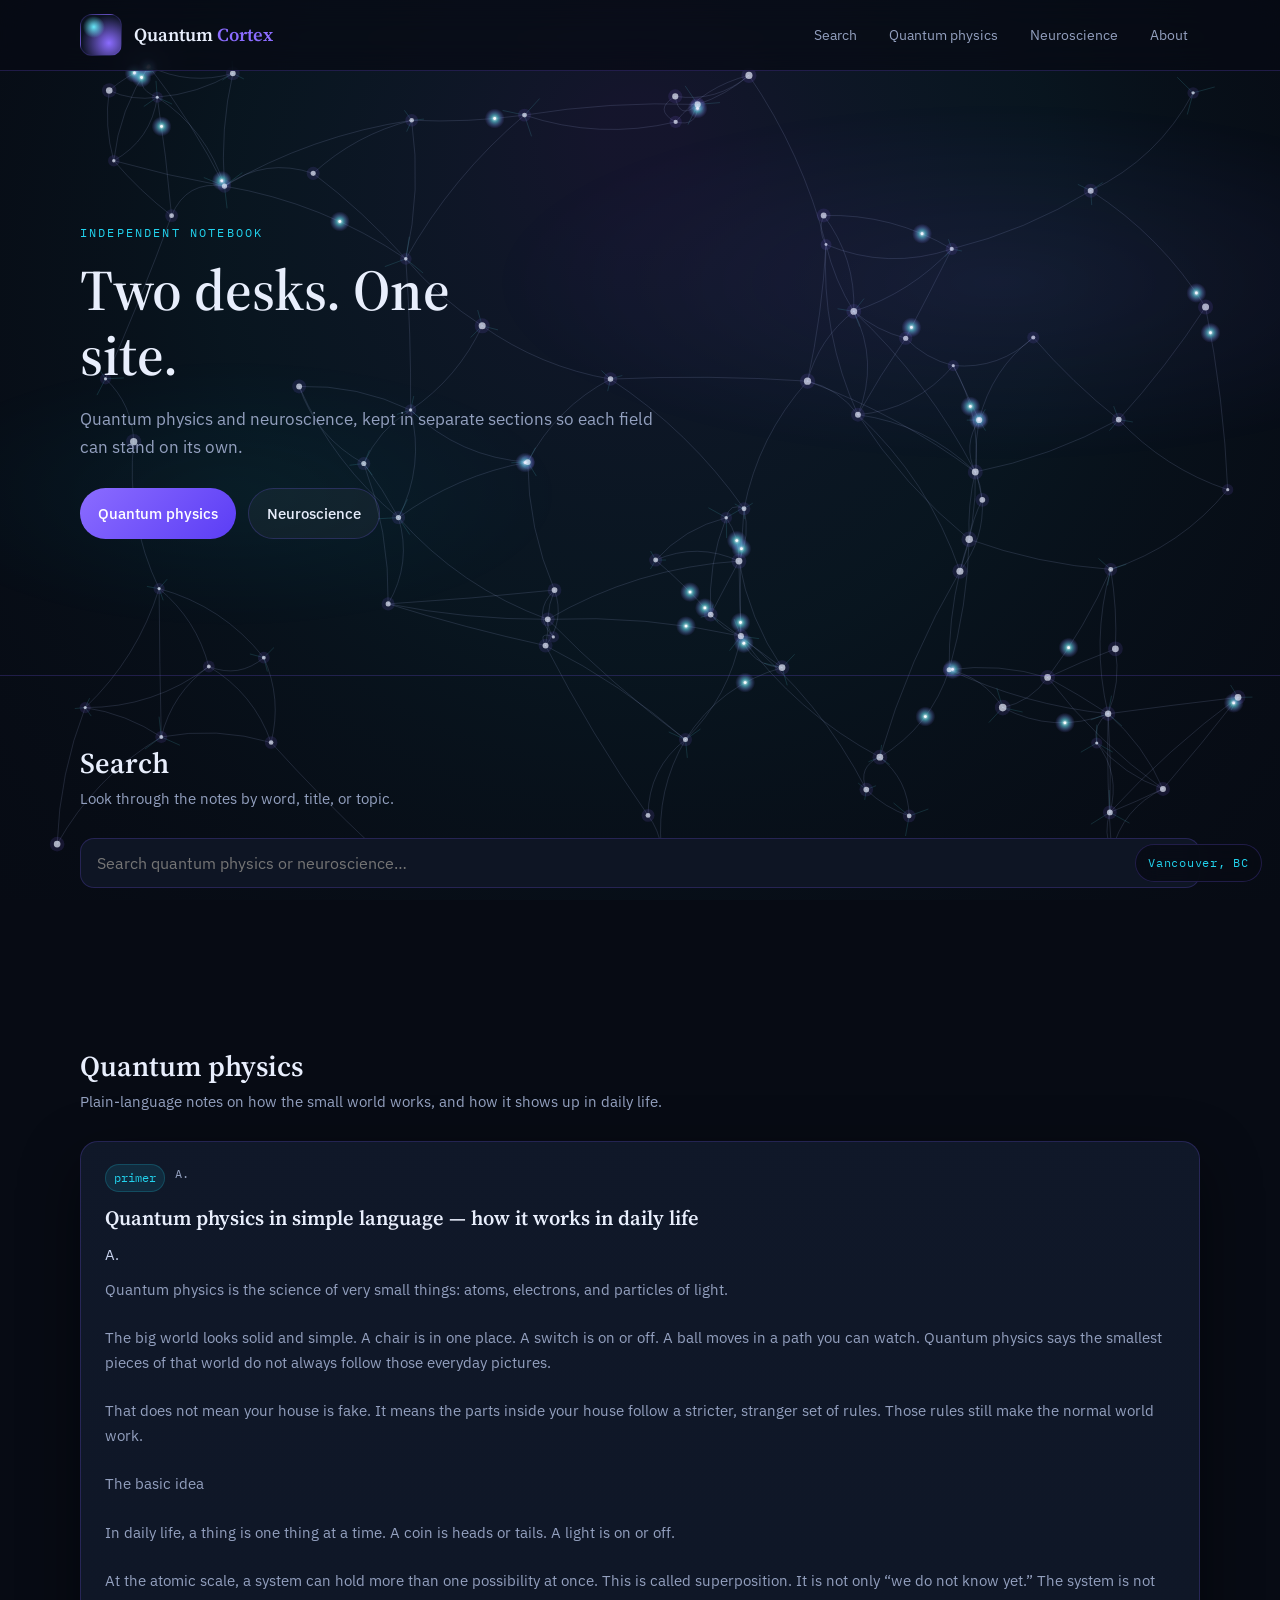
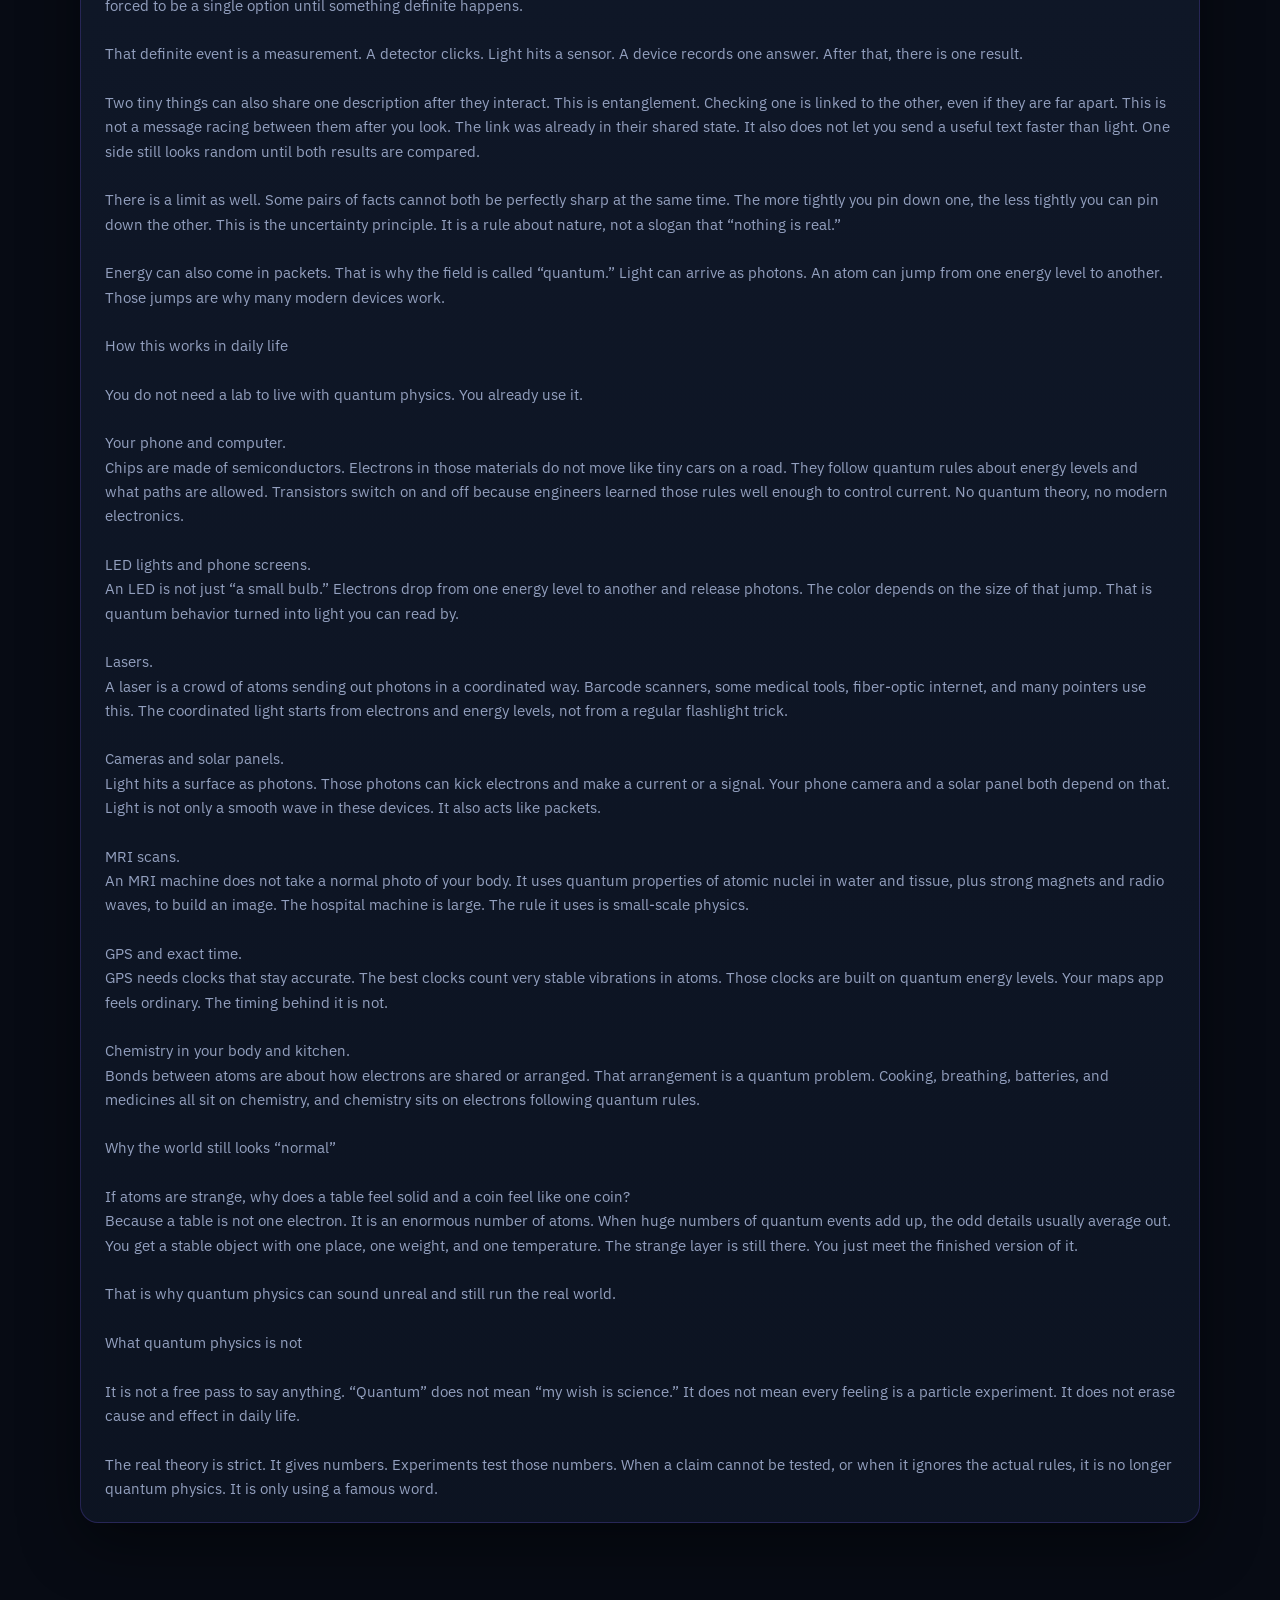
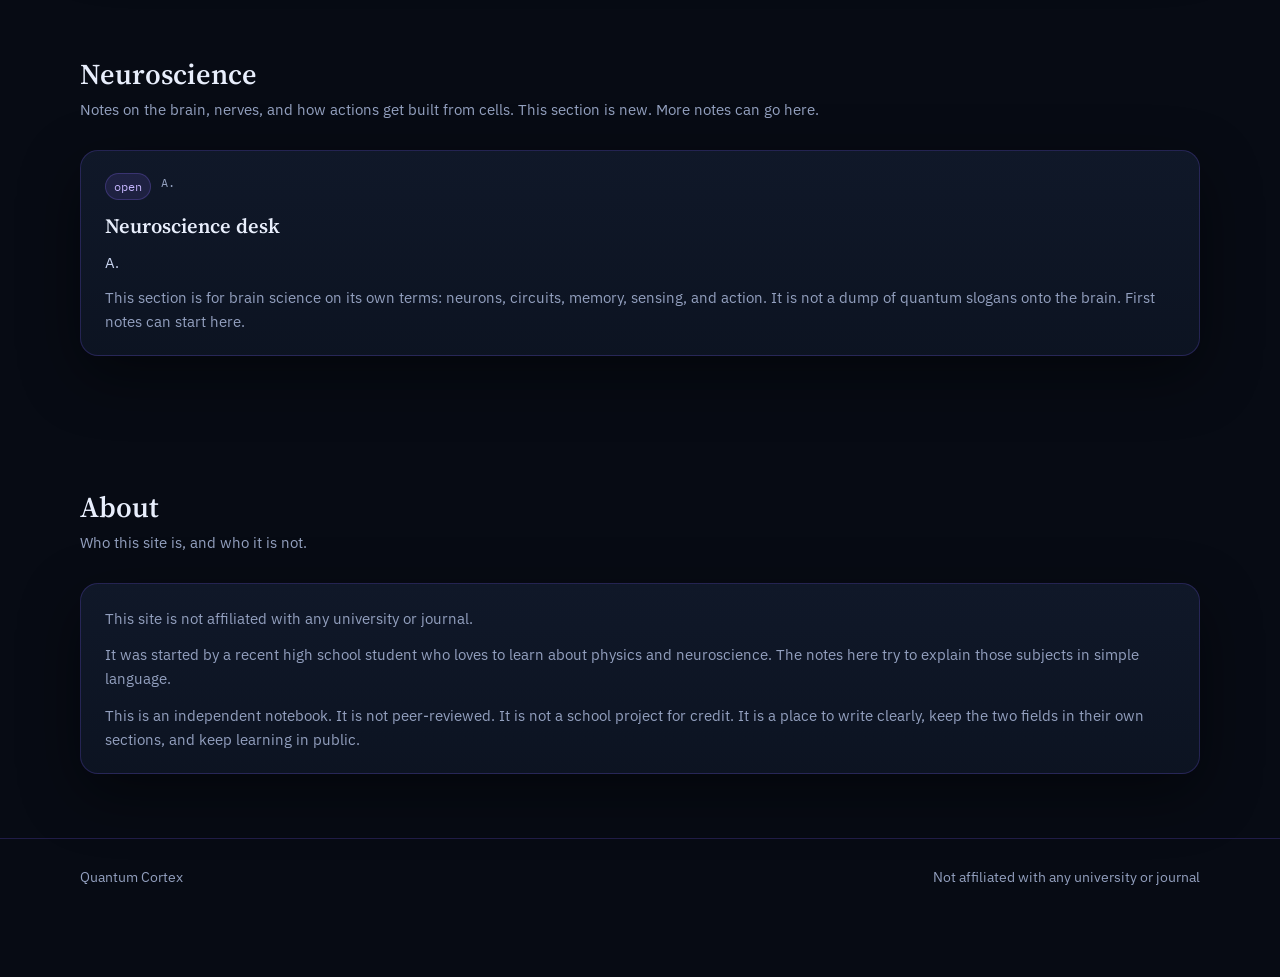
<file: index.html>
<!DOCTYPE html>
<html lang="en">
<head>
  <meta charset="UTF-8" />
  <meta name="viewport" content="width=device-width, initial-scale=1.0" />
  <title>Quantum Cortex — Research</title>
  <meta name="description" content="Simple notes on quantum physics and neuroscience. Not affiliated with any university or journal." />
  <link rel="icon" href="data:image/svg+xml,%3Csvg xmlns='http://www.w3.org/2000/svg' viewBox='0 0 64 64'%3E%3Crect fill='%23070b14' width='64' height='64' rx='12'/%3E%3Ccircle cx='32' cy='32' r='14' fill='none' stroke='%238b6cff' stroke-width='2'/%3E%3Ccircle cx='32' cy='32' r='4' fill='%2322d3ee'/%3E%3C/svg%3E" />
  <link rel="preconnect" href="https://fonts.googleapis.com" />
  <link rel="preconnect" href="https://fonts.gstatic.com" crossorigin />
  <link href="https://fonts.googleapis.com/css2?family=IBM+Plex+Mono:wght@400;500&family=IBM+Plex+Sans:wght@400;500;600&family=Source+Serif+4:opsz,wght@8..60,500;8..60,600;8..60,700&display=swap" rel="stylesheet" />
  <link rel="stylesheet" href="css/styles.css?v=9" />
</head>
<body>
  <canvas id="neural-field" aria-hidden="true"></canvas>

  <header class="nav">
    <div class="wrap nav-inner">
      <a class="brand" href="#top">
        <span class="brand-mark" aria-hidden="true"></span>
        <div class="brand-name">Quantum <span>Cortex</span></div>
      </a>
      <nav class="nav-links">
        <a href="#search">Search</a>
        <a href="#quantum-physics">Quantum physics</a>
        <a href="#neuroscience">Neuroscience</a>
        <a href="#about">About</a>
      </nav>
    </div>
  </header>

  <main id="top">
    <section class="hero">
      <div class="hero-bg" aria-hidden="true"></div>
      <div class="wrap hero-inner">
        <p class="kicker">Independent notebook</p>
        <h1>Two desks. One site.</h1>
        <p class="lede">Quantum physics and neuroscience, kept in separate sections so each field can stand on its own.</p>
        <div class="hero-actions">
          <a class="btn btn-primary" href="#quantum-physics">Quantum physics</a>
          <a class="btn btn-ghost" href="#neuroscience">Neuroscience</a>
        </div>
      </div>
    </section>

    <section id="search">
      <div class="wrap">
        <div class="section-head">
          <div>
            <h2>Search</h2>
            <p>Look through the notes by word, title, or topic.</p>
          </div>
        </div>
        <input class="search" id="site-search" type="search" placeholder="Search quantum physics or neuroscience…" />
        <p class="search-status" id="search-status"></p>
      </div>
    </section>

    <section id="quantum-physics">
      <div class="wrap">
        <div class="section-head">
          <div>
            <h2>Quantum physics</h2>
            <p>Plain-language notes on how the small world works, and how it shows up in daily life.</p>
          </div>
        </div>
        <article class="card long-note note">
          <div class="card-meta"><span class="tag">primer</span><span>A.</span></div>
          <h3>Quantum physics in simple language — how it works in daily life</h3>
          <div class="authors">A.</div>
          <div class="abstract" style="white-space:pre-wrap">Quantum physics is the science of very small things: atoms, electrons, and particles of light.

The big world looks solid and simple. A chair is in one place. A switch is on or off. A ball moves in a path you can watch. Quantum physics says the smallest pieces of that world do not always follow those everyday pictures.

That does not mean your house is fake. It means the parts inside your house follow a stricter, stranger set of rules. Those rules still make the normal world work.

The basic idea

In daily life, a thing is one thing at a time. A coin is heads or tails. A light is on or off.

At the atomic scale, a system can hold more than one possibility at once. This is called superposition. It is not only “we do not know yet.” The system is not forced to be a single option until something definite happens.

That definite event is a measurement. A detector clicks. Light hits a sensor. A device records one answer. After that, there is one result.

Two tiny things can also share one description after they interact. This is entanglement. Checking one is linked to the other, even if they are far apart. This is not a message racing between them after you look. The link was already in their shared state. It also does not let you send a useful text faster than light. One side still looks random until both results are compared.

There is a limit as well. Some pairs of facts cannot both be perfectly sharp at the same time. The more tightly you pin down one, the less tightly you can pin down the other. This is the uncertainty principle. It is a rule about nature, not a slogan that “nothing is real.”

Energy can also come in packets. That is why the field is called “quantum.” Light can arrive as photons. An atom can jump from one energy level to another. Those jumps are why many modern devices work.

How this works in daily life

You do not need a lab to live with quantum physics. You already use it.

Your phone and computer.
Chips are made of semiconductors. Electrons in those materials do not move like tiny cars on a road. They follow quantum rules about energy levels and what paths are allowed. Transistors switch on and off because engineers learned those rules well enough to control current. No quantum theory, no modern electronics.

LED lights and phone screens.
An LED is not just “a small bulb.” Electrons drop from one energy level to another and release photons. The color depends on the size of that jump. That is quantum behavior turned into light you can read by.

Lasers.
A laser is a crowd of atoms sending out photons in a coordinated way. Barcode scanners, some medical tools, fiber-optic internet, and many pointers use this. The coordinated light starts from electrons and energy levels, not from a regular flashlight trick.

Cameras and solar panels.
Light hits a surface as photons. Those photons can kick electrons and make a current or a signal. Your phone camera and a solar panel both depend on that. Light is not only a smooth wave in these devices. It also acts like packets.

MRI scans.
An MRI machine does not take a normal photo of your body. It uses quantum properties of atomic nuclei in water and tissue, plus strong magnets and radio waves, to build an image. The hospital machine is large. The rule it uses is small-scale physics.

GPS and exact time.
GPS needs clocks that stay accurate. The best clocks count very stable vibrations in atoms. Those clocks are built on quantum energy levels. Your maps app feels ordinary. The timing behind it is not.

Chemistry in your body and kitchen.
Bonds between atoms are about how electrons are shared or arranged. That arrangement is a quantum problem. Cooking, breathing, batteries, and medicines all sit on chemistry, and chemistry sits on electrons following quantum rules.

Why the world still looks “normal”

If atoms are strange, why does a table feel solid and a coin feel like one coin?
Because a table is not one electron. It is an enormous number of atoms. When huge numbers of quantum events add up, the odd details usually average out. You get a stable object with one place, one weight, and one temperature. The strange layer is still there. You just meet the finished version of it.

That is why quantum physics can sound unreal and still run the real world.

What quantum physics is not

It is not a free pass to say anything. “Quantum” does not mean “my wish is science.” It does not mean every feeling is a particle experiment. It does not erase cause and effect in daily life.

The real theory is strict. It gives numbers. Experiments test those numbers. When a claim cannot be tested, or when it ignores the actual rules, it is no longer quantum physics. It is only using a famous word.</div>
        </article>
      </div>
    </section>

    <section id="neuroscience">
      <div class="wrap">
        <div class="section-head">
          <div>
            <h2>Neuroscience</h2>
            <p>Notes on the brain, nerves, and how actions get built from cells. This section is new. More notes can go here.</p>
          </div>
        </div>
        <article class="card note">
          <div class="card-meta"><span class="tag violet">open</span><span>A.</span></div>
          <h3>Neuroscience desk</h3>
          <div class="authors">A.</div>
          <p class="abstract">This section is for brain science on its own terms: neurons, circuits, memory, sensing, and action. It is not a dump of quantum slogans onto the brain. First notes can start here.</p>
        </article>
      </div>
    </section>

    <section id="about">
      <div class="wrap">
        <div class="section-head">
          <div>
            <h2>About</h2>
            <p>Who this site is, and who it is not.</p>
          </div>
        </div>
        <article class="card">
          <p class="abstract">This site is not affiliated with any university or journal.</p>
          <p class="abstract" style="margin-top:12px">It was started by a recent high school student who loves to learn about physics and neuroscience. The notes here try to explain those subjects in simple language.</p>
          <p class="abstract" style="margin-top:12px">This is an independent notebook. It is not peer-reviewed. It is not a school project for credit. It is a place to write clearly, keep the two fields in their own sections, and keep learning in public.</p>
        </article>
      </div>
    </section>
  </main>

  <footer>
    <div class="wrap foot-row">
      <div>Quantum Cortex</div>
      <div>Not affiliated with any university or journal</div>
    </div>
  </footer>

  <div class="live-clock">Vancouver, BC</div>

  <script src="js/neural-field.js?v=9"></script>
  <script>
    (function () {
      var input = document.getElementById("site-search");
      var status = document.getElementById("search-status");
      var notes = document.querySelectorAll(".note");
      input.addEventListener("input", function () {
        var q = input.value.toLowerCase().trim();
        var shown = 0;
        notes.forEach(function (note) {
          var hit = !q || note.textContent.toLowerCase().indexOf(q) !== -1;
          note.style.display = hit ? "" : "none";
          if (hit) shown += 1;
        });
        status.textContent = q ? (shown + " note" + (shown === 1 ? "" : "s") + " match") : "";
      });
    })();
  </script>
</body>
</html>
</file>
<file: css/styles.css>
:root {
  --bg: #070b14;
  --bg-elev: #0e1524;
  --bg-card: #121a2c;
  --line: rgba(124, 92, 252, 0.22);
  --violet: #8b6cff;
  --cyan: #22d3ee;
  --pink: #f472b6;
  --text: #e8eefc;
  --muted: #93a0bf;
  --danger: #fb7185;
  --ok: #34d399;
  --shadow: 0 20px 60px rgba(0, 0, 0, 0.45);
  --radius: 18px;
  --font: "Source Serif 4", Georgia, serif;
  --sans: "IBM Plex Sans", system-ui, sans-serif;
  --mono: "IBM Plex Mono", ui-monospace, monospace;
}

* { box-sizing: border-box; margin: 0; padding: 0; }
html { scroll-behavior: smooth; }
body {
  font-family: var(--sans);
  background: var(--bg);
  color: var(--text);
  line-height: 1.6;
  min-height: 100vh;
}

#neural-field {
  position: fixed;
  inset: 0;
  z-index: -2;
  width: 100%;
  height: 100%;
  pointer-events: none;
  display: block;
}

a { color: var(--cyan); text-decoration: none; }
a:hover { text-decoration: underline; }

.wrap { width: min(1120px, calc(100% - 40px)); margin: 0 auto; }

header.nav {
  position: sticky;
  top: 0;
  z-index: 40;
  backdrop-filter: blur(16px);
  background: rgba(7, 11, 20, 0.72);
  border-bottom: 1px solid var(--line);
}
.nav-inner {
  display: flex;
  align-items: center;
  justify-content: space-between;
  padding: 14px 0;
  gap: 16px;
}
.brand {
  display: flex;
  align-items: center;
  gap: 12px;
  color: var(--text);
  text-decoration: none;
}
.brand-mark {
  width: 42px;
  height: 42px;
  border-radius: 12px;
  border: 1px solid var(--line);
  background:
    radial-gradient(circle at 32% 30%, #67e8f9, transparent 28%),
    radial-gradient(circle at 70% 70%, #8b6cff, #0b1220 70%);
}
.brand-name {
  font-family: var(--font);
  font-weight: 600;
  font-size: 1.15rem;
}
.brand-name span { color: var(--violet); }
.nav-links { display: flex; gap: 8px; flex-wrap: wrap; }
.nav-links a {
  font-size: 0.88rem;
  color: var(--muted);
  padding: 8px 12px;
  border-radius: 999px;
}
.nav-links a:hover { color: var(--text); background: rgba(139,108,255,.12); text-decoration: none; }

.hero {
  position: relative;
  overflow: hidden;
  border-bottom: 1px solid var(--line);
}
.hero-bg {
  position: absolute;
  inset: 0;
  background:
    radial-gradient(900px 320px at 78% 35%, rgba(139,108,255,.28), transparent 58%),
    radial-gradient(640px 260px at 18% 70%, rgba(34,211,238,.16), transparent 55%);
  opacity: 0.32;
  z-index: 0;
}
.hero-inner {
  position: relative;
  z-index: 1;
  padding: 88px 0 72px;
}
.kicker {
  font-family: var(--mono);
  font-size: 0.75rem;
  letter-spacing: 0.18em;
  text-transform: uppercase;
  color: var(--cyan);
  margin-bottom: 16px;
}
.hero h1 {
  font-family: var(--font);
  font-size: clamp(2.2rem, 5vw, 3.6rem);
  line-height: 1.12;
  font-weight: 600;
  max-width: 16ch;
  margin-bottom: 18px;
}
.hero p.lede {
  max-width: 58ch;
  color: var(--muted);
  font-size: 1.08rem;
  margin-bottom: 28px;
}
.hero-actions { display: flex; gap: 12px; flex-wrap: wrap; }
.btn {
  display: inline-flex;
  align-items: center;
  border: 0;
  cursor: pointer;
  font-family: var(--sans);
  font-size: 0.95rem;
  padding: 12px 18px;
  border-radius: 999px;
  font-weight: 500;
  text-decoration: none;
}
.btn-primary {
  background: linear-gradient(135deg, var(--violet), #5b3df5);
  color: white;
}
.btn-ghost {
  background: rgba(255,255,255,0.04);
  color: var(--text);
  border: 1px solid var(--line);
}
.btn:hover { transform: translateY(-1px); text-decoration: none; }

section { padding: 64px 0; }
.section-head { margin-bottom: 28px; }
.section-head h2 {
  font-family: var(--font);
  font-size: 1.8rem;
  font-weight: 600;
}
.section-head p { color: var(--muted); font-size: 0.95rem; }

.search {
  width: 100%;
  background: var(--bg-elev);
  border: 1px solid var(--line);
  color: var(--text);
  padding: 14px 16px;
  border-radius: 14px;
  font-family: var(--sans);
  font-size: 1rem;
}
.search:focus {
  outline: none;
  border-color: var(--violet);
  box-shadow: 0 0 0 3px rgba(139,108,255,.18);
}
.search-status {
  margin-top: 10px;
  color: var(--muted);
  font-size: 0.88rem;
  min-height: 1.2em;
}

.card {
  background: linear-gradient(180deg, rgba(18,26,44,0.88), rgba(14,21,36,0.88));
  border: 1px solid var(--line);
  border-radius: var(--radius);
  padding: 22px 24px;
  box-shadow: var(--shadow);
}
.card-meta {
  display: flex;
  gap: 10px;
  flex-wrap: wrap;
  font-size: 0.78rem;
  color: var(--muted);
  margin-bottom: 10px;
  font-family: var(--mono);
}
.tag {
  background: rgba(34, 211, 238, 0.1);
  color: var(--cyan);
  padding: 3px 8px;
  border-radius: 999px;
  border: 1px solid rgba(34,211,238,0.2);
}
.tag.violet { background: rgba(139,108,255,.12); color: #c4b5fd; border-color: rgba(139,108,255,.25); }
.card h3 {
  font-family: var(--font);
  font-size: 1.28rem;
  font-weight: 600;
  margin-bottom: 8px;
}
.authors { color: #c9d4f0; font-size: 0.92rem; margin-bottom: 10px; }
.abstract { color: var(--muted); font-size: 0.95rem; }

footer {
  border-top: 1px solid var(--line);
  padding: 28px 0 88px;
  color: var(--muted);
  font-size: 0.85rem;
}
.foot-row {
  display: flex;
  justify-content: space-between;
  gap: 12px;
  flex-wrap: wrap;
}

.live-clock {
  position: fixed;
  right: 18px;
  bottom: 18px;
  z-index: 50;
  padding: 8px 12px;
  border-radius: 999px;
  border: 1px solid var(--line);
  background: rgba(7, 11, 20, 0.86);
  backdrop-filter: blur(12px);
  font-family: var(--mono);
  font-size: 0.78rem;
  letter-spacing: 0.06em;
  color: var(--cyan);
}

@media (max-width: 720px) {
  .hero-inner { padding: 56px 0 48px; }
  .live-clock { right: 12px; bottom: 12px; }
}
</file>
